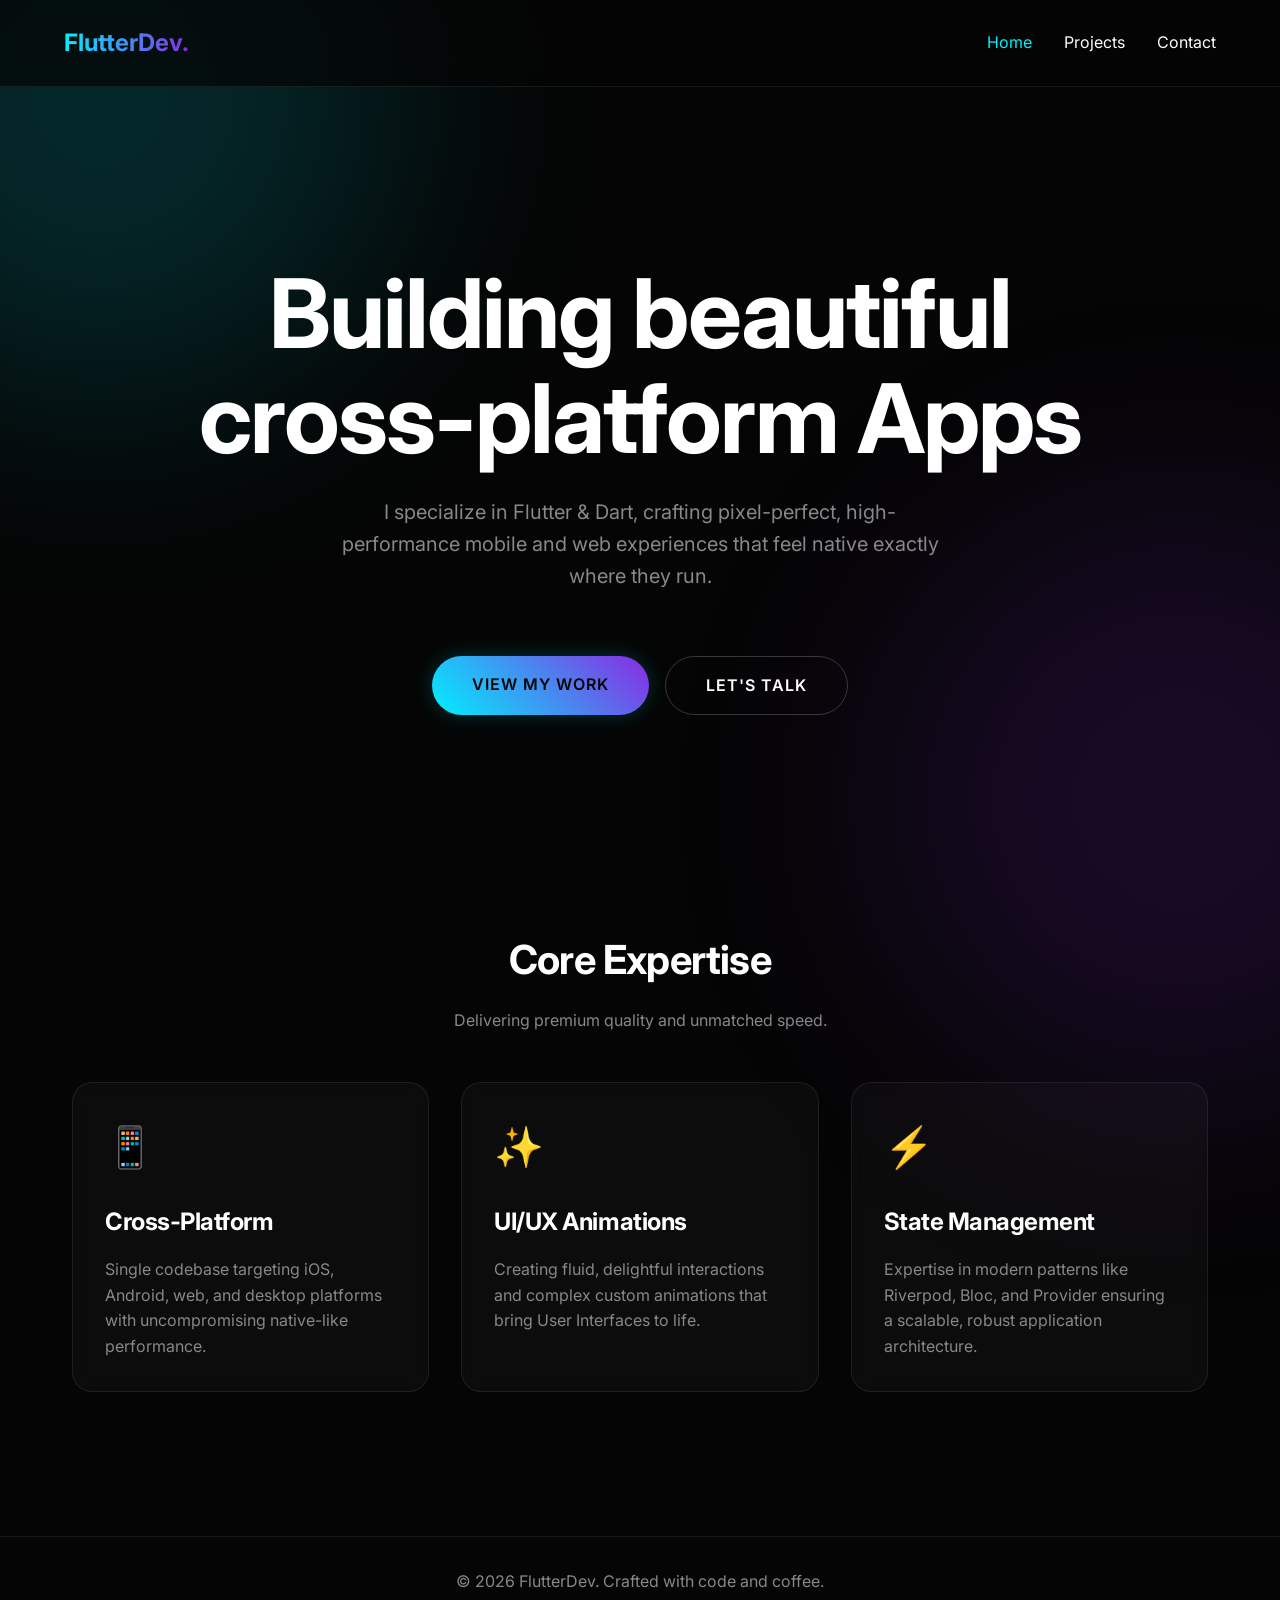
<file: index.html>
<!DOCTYPE html>
<html lang="en">
<head>
    <meta charset="UTF-8">
    <meta name="viewport" content="width=device-width, initial-scale=1.0">
    <meta name="description" content="Portfolio of a high-performance Flutter Developer creating beautiful cross-platform mobile and web applications.">
    <title>Flutter Dev | Portfolio</title>
    <link rel="stylesheet" href="style.css">
</head>
<body>
    <nav class="navbar">
        <div class="logo">FlutterDev.</div>
        <div class="menu-toggle">
            <span></span>
            <span></span>
            <span></span>
        </div>
        <ul class="nav-links">
            <li><a href="index.html" style="color: var(--primary-glow);">Home</a></li>
            <li><a href="projects.html">Projects</a></li>
            <li><a href="contact.html">Contact</a></li>
        </ul>
    </nav>

    <main class="container">
        <section class="hero reveal active">
            <h1>Building beautiful<br>cross-platform Apps</h1>
            <p>I specialize in Flutter & Dart, crafting pixel-perfect, high-performance mobile and web experiences that feel native exactly where they run.</p>
            <div style="display: flex; gap: 1rem; flex-wrap: wrap; justify-content: center; margin-top: 1rem;">
                <a href="projects.html" class="btn">View My Work</a>
                <a href="contact.html" class="btn btn-outline">Let's Talk</a>
            </div>
        </section>

        <section class="reveal" style="margin-top: 5rem;">
            <h2 style="text-align: center; font-size: 2.5rem; margin-bottom: 1rem;">Core Expertise</h2>
            <p style="text-align: center; color: var(--text-muted); margin-bottom: 3rem;">Delivering premium quality and unmatched speed.</p>
            
            <div class="card-grid">
                <div class="card">
                    <div class="card-icon">📱</div>
                    <h3>Cross-Platform</h3>
                    <p>Single codebase targeting iOS, Android, web, and desktop platforms with uncompromising native-like performance.</p>
                </div>
                <div class="card">
                    <div class="card-icon">✨</div>
                    <h3>UI/UX Animations</h3>
                    <p>Creating fluid, delightful interactions and complex custom animations that bring User Interfaces to life.</p>
                </div>
                <div class="card">
                    <div class="card-icon">⚡</div>
                    <h3>State Management</h3>
                    <p>Expertise in modern patterns like Riverpod, Bloc, and Provider ensuring a scalable, robust application architecture.</p>
                </div>
            </div>
        </section>
    </main>

    <footer>
        <p>&copy; 2026 FlutterDev. Crafted with code and coffee.</p>
    </footer>

    <script src="script.js"></script>
</body>
</html>
</file>
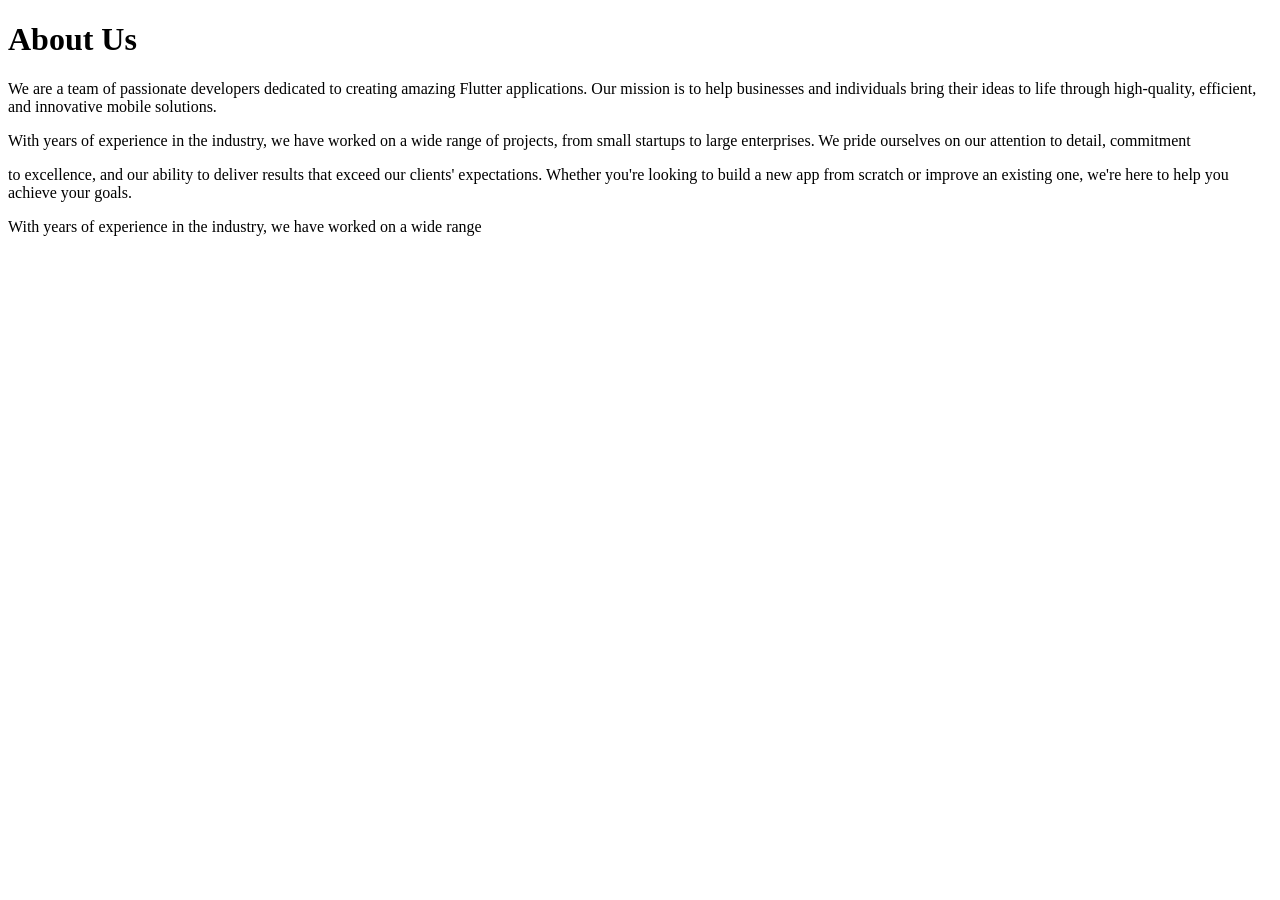
<file: about_us.html>
<!DOCTYPE html>
<html lang="en">
<head>
    <meta charset="UTF-8">
    <meta name="viewport" content="width=device-width, initial-scale=1.0">
    <title>About Us</title>
</head>
<body>
    <H1>About Us</H1>
    <p>We are a team of passionate developers dedicated to creating amazing Flutter applications. Our mission is to help businesses and individuals bring their ideas to life through high-quality, efficient, and innovative mobile solutions.</p>
    <p>With years of experience in the industry, we have worked on a wide range of projects, from small startups to large enterprises. We pride ourselves on our attention to detail, commitment</p>
    <p>to excellence, and our ability to deliver results that exceed our clients' expectations. Whether you're looking to build a new app from scratch or improve an existing one, we're here to help you achieve your goals.</p>
    <p>With years of experience in the industry, we have worked on a wide range
</body>
</html>
</file>
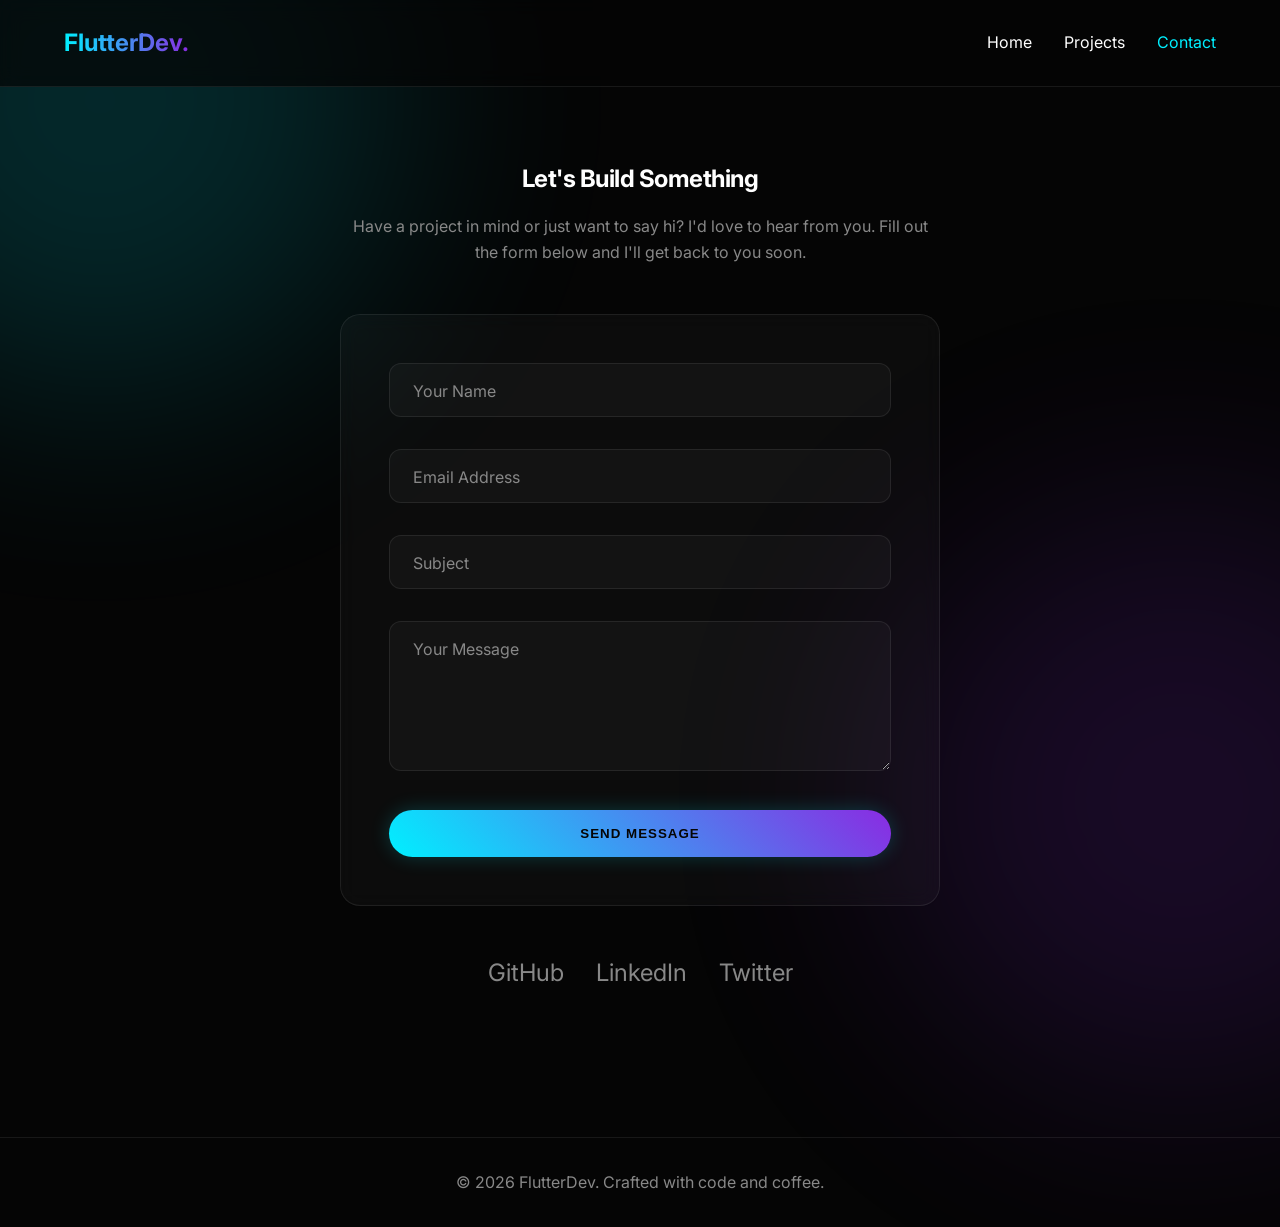
<file: contact.html>
<!DOCTYPE html>
<html lang="en">
<head>
    <meta charset="UTF-8">
    <meta name="viewport" content="width=device-width, initial-scale=1.0">
    <meta name="description" content="Contact form to get in touch for Flutter development gigs and projects.">
    <title>Contact | Flutter Dev</title>
    <link rel="stylesheet" href="style.css">
</head>
<body>
    <nav class="navbar">
        <div class="logo">FlutterDev.</div>
        <div class="menu-toggle">
            <span></span>
            <span></span>
            <span></span>
        </div>
        <ul class="nav-links">
            <li><a href="index.html">Home</a></li>
            <li><a href="projects.html">Projects</a></li>
            <li><a href="contact.html" style="color: var(--primary-glow);">Contact</a></li>
        </ul>
    </nav>

    <main class="container" style="padding-top: 10rem; min-height: 80vh;">
        <section class="reveal active">
            <h1 style="text-align: center; margin-bottom: 1rem;">Let's Build Something</h1>
            <p style="text-align: center; color: var(--text-muted); max-width: 600px; margin: 0 auto 3rem;">Have a project in mind or just want to say hi? I'd love to hear from you. Fill out the form below and I'll get back to you soon.</p>

            <div class="contact-wrapper">
                <div class="card" style="padding: 3rem;">
                    <form action="#" method="POST" onsubmit="event.preventDefault(); alert('Thanks for your message! This is a demo form.');">
                        <div class="form-group">
                            <input type="text" id="name" class="form-control" placeholder=" " required>
                            <label for="name" class="form-label">Your Name</label>
                        </div>
                        
                        <div class="form-group">
                            <input type="email" id="email" class="form-control" placeholder=" " required>
                            <label for="email" class="form-label">Email Address</label>
                        </div>
                        
                        <div class="form-group">
                            <input type="text" id="subject" class="form-control" placeholder=" " required>
                            <label for="subject" class="form-label">Subject</label>
                        </div>
                        
                        <div class="form-group">
                            <textarea id="message" class="form-control" placeholder=" " required></textarea>
                            <label for="message" class="form-label">Your Message</label>
                        </div>
                        
                        <button type="submit" class="btn" style="width: 100%;">Send Message</button>
                    </form>
                </div>
                
                <div style="display: flex; justify-content: center; gap: 2rem; margin-top: 3rem;">
                    <a href="#" style="color: var(--text-muted); font-size: 1.5rem; transition: var(--transition-smooth);" onmouseover="this.style.color='var(--primary-glow)'" onmouseout="this.style.color='var(--text-muted)'">GitHub</a>
                    <a href="#" style="color: var(--text-muted); font-size: 1.5rem; transition: var(--transition-smooth);" onmouseover="this.style.color='var(--primary-glow)'" onmouseout="this.style.color='var(--text-muted)'">LinkedIn</a>
                    <a href="#" style="color: var(--text-muted); font-size: 1.5rem; transition: var(--transition-smooth);" onmouseover="this.style.color='var(--primary-glow)'" onmouseout="this.style.color='var(--text-muted)'">Twitter</a>
                </div>
            </div>
        </section>
    </main>

    <footer>
        <p>&copy; 2026 FlutterDev. Crafted with code and coffee.</p>
    </footer>

    <script src="script.js"></script>
</body>
</html>
</file>
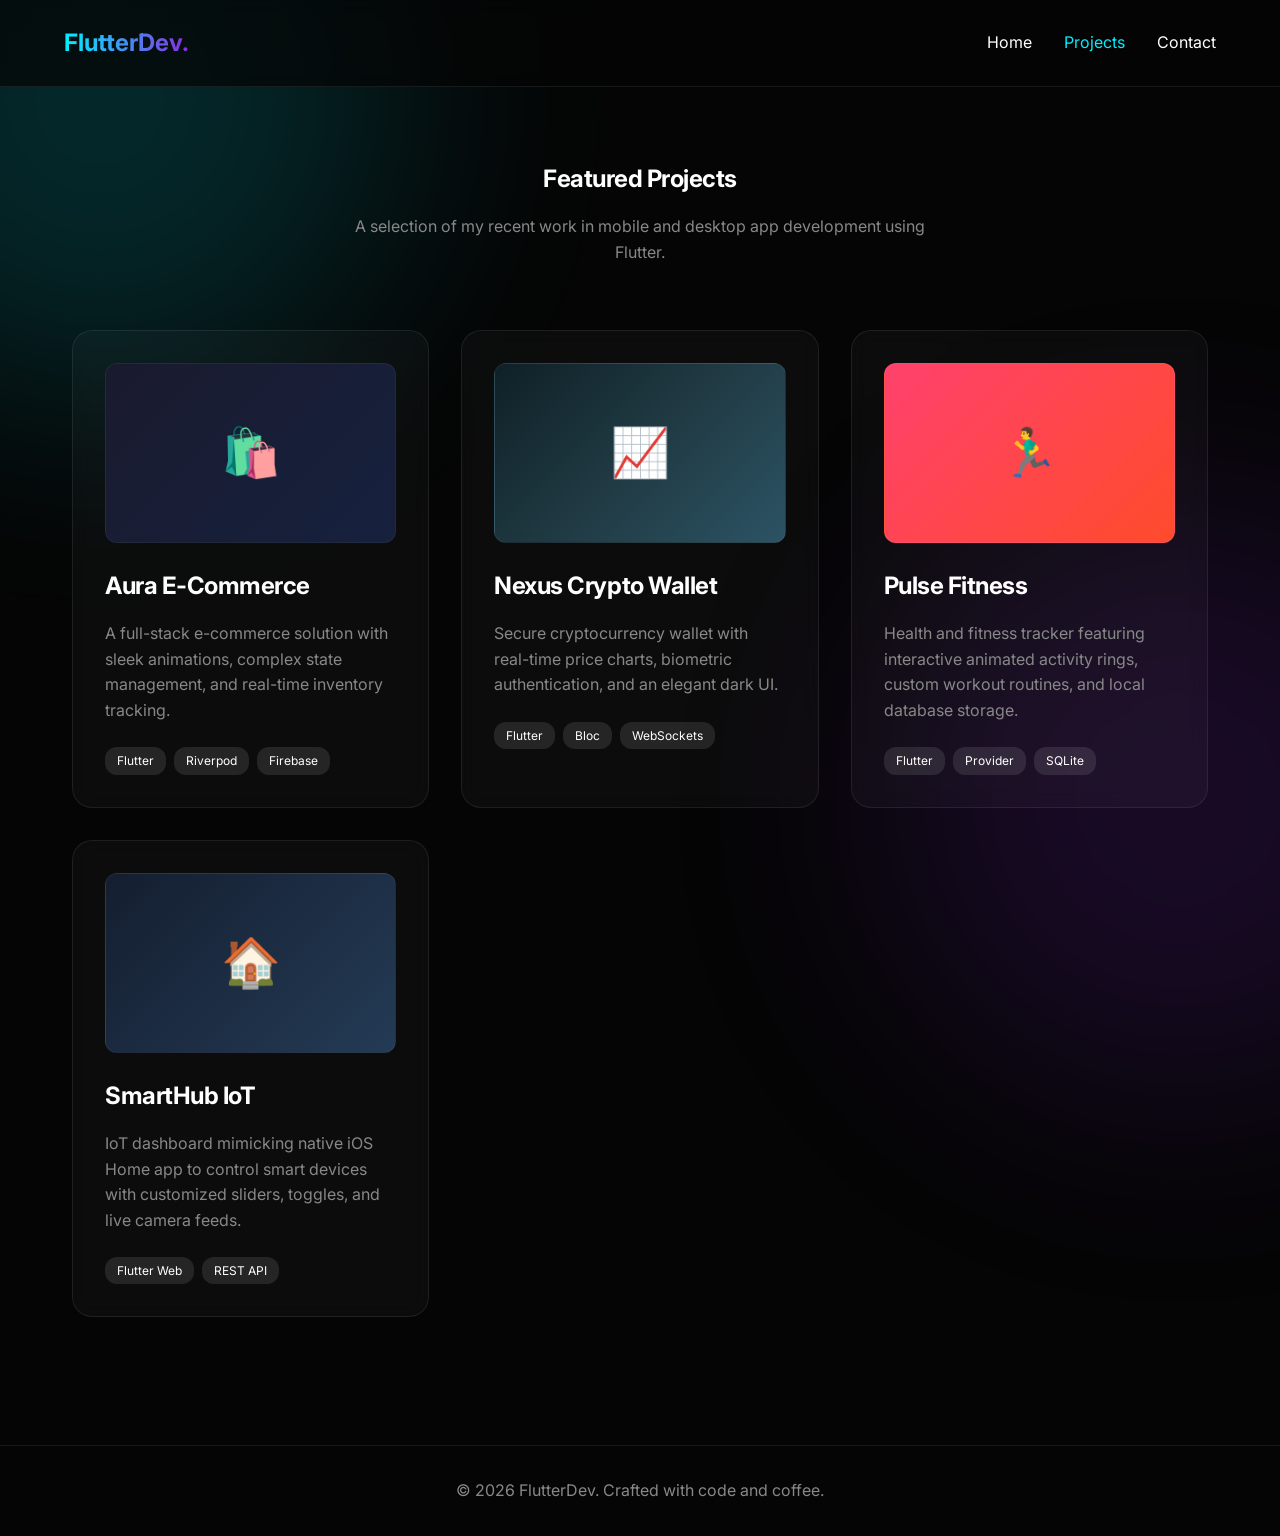
<file: projects.html>
<!DOCTYPE html>
<html lang="en">
<head>
    <meta charset="UTF-8">
    <meta name="viewport" content="width=device-width, initial-scale=1.0">
    <meta name="description" content="Featured Flutter projects showcasing cross-platform mobile and web application development skills.">
    <title>Projects | Flutter Dev</title>
    <link rel="stylesheet" href="style.css">
</head>
<body>
    <nav class="navbar">
        <div class="logo">FlutterDev.</div>
        <div class="menu-toggle">
            <span></span>
            <span></span>
            <span></span>
        </div>
        <ul class="nav-links">
            <li><a href="index.html">Home</a></li>
            <li><a href="projects.html" style="color: var(--primary-glow);">Projects</a></li>
            <li><a href="contact.html">Contact</a></li>
        </ul>
    </nav>

    <main class="container" style="padding-top: 10rem;">
        <section class="reveal active">
            <h1 style="text-align: center; margin-bottom: 1rem;">Featured Projects</h1>
            <p style="text-align: center; color: var(--text-muted); max-width: 600px; margin: 0 auto 4rem;">A selection of my recent work in mobile and desktop app development using Flutter.</p>

            <div class="card-grid">
                <!-- Project 1 -->
                <div class="card">
                    <div style="height: 180px; background: linear-gradient(135deg, #1A1A2E, #16213E); border-radius: 12px; margin-bottom: 1.5rem; display: flex; justify-content: center; align-items: center; border: 1px solid rgba(255,255,255,0.05);">
                        <span style="font-size: 3rem;">🛍️</span>
                    </div>
                    <h3>Aura E-Commerce</h3>
                    <p>A full-stack e-commerce solution with sleek animations, complex state management, and real-time inventory tracking.</p>
                    <div class="tags">
                        <span class="tag">Flutter</span>
                        <span class="tag">Riverpod</span>
                        <span class="tag">Firebase</span>
                    </div>
                </div>

                <!-- Project 2 -->
                <div class="card">
                    <div style="height: 180px; background: linear-gradient(135deg, #0F2027, #203A43, #2C5364); border-radius: 12px; margin-bottom: 1.5rem; display: flex; justify-content: center; align-items: center; border: 1px solid rgba(255,255,255,0.05);">
                        <span style="font-size: 3rem;">📈</span>
                    </div>
                    <h3>Nexus Crypto Wallet</h3>
                    <p>Secure cryptocurrency wallet with real-time price charts, biometric authentication, and an elegant dark UI.</p>
                    <div class="tags">
                        <span class="tag">Flutter</span>
                        <span class="tag">Bloc</span>
                        <span class="tag">WebSockets</span>
                    </div>
                </div>

                <!-- Project 3 -->
                <div class="card">
                    <div style="height: 180px; background: linear-gradient(135deg, #FF416C, #FF4B2B); border-radius: 12px; margin-bottom: 1.5rem; display: flex; justify-content: center; align-items: center; border: 1px solid rgba(255,255,255,0.05);">
                        <span style="font-size: 3rem;">🏃‍♂️</span>
                    </div>
                    <h3>Pulse Fitness</h3>
                    <p>Health and fitness tracker featuring interactive animated activity rings, custom workout routines, and local database storage.</p>
                    <div class="tags">
                        <span class="tag">Flutter</span>
                        <span class="tag">Provider</span>
                        <span class="tag">SQLite</span>
                    </div>
                </div>

                <!-- Project 4 -->
                <div class="card">
                    <div style="height: 180px; background: linear-gradient(135deg, #141E30, #243B55); border-radius: 12px; margin-bottom: 1.5rem; display: flex; justify-content: center; align-items: center; border: 1px solid rgba(255,255,255,0.05);">
                        <span style="font-size: 3rem;">🏠</span>
                    </div>
                    <h3>SmartHub IoT</h3>
                    <p>IoT dashboard mimicking native iOS Home app to control smart devices with customized sliders, toggles, and live camera feeds.</p>
                    <div class="tags">
                        <span class="tag">Flutter Web</span>
                        <span class="tag">REST API</span>
                    </div>
                </div>
            </div>
        </section>
    </main>

    <footer style="margin-top: 4rem;">
        <p>&copy; 2026 FlutterDev. Crafted with code and coffee.</p>
    </footer>

    <script src="script.js"></script>
</body>
</html>
</file>
<file: style.css>
@import url('https://fonts.googleapis.com/css2?family=Inter:wght@300;400;600;700&display=swap');

:root {
  --bg-color: #050505;
  --surface-color: rgba(255, 255, 255, 0.03);
  --surface-border: rgba(255, 255, 255, 0.08);
  --primary-glow: #00F0FF;
  --secondary-glow: #8A2BE2;
  --text-main: #FFFFFF;
  --text-muted: #888888;
  --font-base: 'Inter', sans-serif;
  --transition-smooth: all 0.3s cubic-bezier(0.25, 0.8, 0.25, 1);
}

* {
  margin: 0;
  padding: 0;
  box-sizing: border-box;
}

body {
  font-family: var(--font-base);
  background-color: var(--bg-color);
  color: var(--text-main);
  line-height: 1.6;
  overflow-x: hidden;
}

/* Background Gradients */
body::before, body::after {
  content: '';
  position: fixed;
  width: 600px;
  height: 600px;
  border-radius: 50%;
  filter: blur(120px);
  z-index: -1;
  opacity: 0.15;
  animation: float 20s infinite alternate ease-in-out;
}

body::before {
  top: -200px;
  left: -200px;
  background: var(--primary-glow);
}

body::after {
  bottom: -200px;
  right: -200px;
  background: var(--secondary-glow);
  animation-delay: -10s;
}

@keyframes float {
  0% { transform: translate(0, 0) scale(1); }
  100% { transform: translate(100px, 50px) scale(1.2); }
}

/* Typography */
h1, h2, h3, h4 {
  font-weight: 700;
  letter-spacing: -0.02em;
}

a {
  color: var(--text-main);
  text-decoration: none;
  transition: var(--transition-smooth);
}

/* Navbar */
.navbar {
  position: fixed;
  top: 0;
  width: 100%;
  padding: 1.5rem 5%;
  display: flex;
  justify-content: space-between;
  align-items: center;
  z-index: 1000;
  background: rgba(5, 5, 5, 0.7);
  backdrop-filter: blur(10px);
  border-bottom: 1px solid var(--surface-border);
}

.logo {
  font-size: 1.5rem;
  font-weight: 700;
  background: linear-gradient(90deg, var(--primary-glow), var(--secondary-glow));
  -webkit-background-clip: text;
  -webkit-text-fill-color: transparent;
}

.nav-links {
  display: flex;
  gap: 2rem;
  list-style: none;
}

.nav-links a:hover {
  color: var(--primary-glow);
}

/* Main Layout */
.container {
  max-width: 1200px;
  margin: 0 auto;
  padding: 8rem 2rem 4rem;
}

/* Hero Section */
.hero {
  min-height: 80vh;
  display: flex;
  flex-direction: column;
  justify-content: center;
  align-items: center;
  text-align: center;
}

.hero h1 {
  font-size: clamp(3rem, 8vw, 6rem);
  line-height: 1.1;
  margin-bottom: 1.5rem;
}

.hero p {
  font-size: 1.25rem;
  color: var(--text-muted);
  max-width: 600px;
  margin-bottom: 3rem;
}

/* Buttons */
.btn {
  display: inline-block;
  padding: 1rem 2.5rem;
  border-radius: 50px;
  font-weight: 600;
  text-transform: uppercase;
  letter-spacing: 1px;
  cursor: pointer;
  border: none;
  background: linear-gradient(45deg, var(--primary-glow), var(--secondary-glow));
  color: var(--bg-color);
  transition: var(--transition-smooth);
  box-shadow: 0 0 20px rgba(0, 240, 255, 0.2);
}

.btn:hover {
  transform: translateY(-3px);
  box-shadow: 0 10px 30px rgba(138, 43, 226, 0.4);
}

.btn-outline {
  background: transparent;
  color: var(--text-main);
  border: 1px solid rgba(255, 255, 255, 0.2);
  box-shadow: none;
}

.btn-outline:hover {
  background: rgba(255, 255, 255, 0.05);
  border-color: var(--primary-glow);
  color: var(--primary-glow);
}

/* Cards (Glassmorphism) */
.card-grid {
  display: grid;
  grid-template-columns: repeat(auto-fit, minmax(300px, 1fr));
  gap: 2rem;
  margin-top: 3rem;
}

.card {
  background: var(--surface-color);
  border: 1px solid var(--surface-border);
  border-radius: 20px;
  padding: 2rem;
  backdrop-filter: blur(10px);
  transition: var(--transition-smooth);
}

.card:hover {
  transform: translateY(-10px);
  border-color: rgba(255, 255, 255, 0.2);
  box-shadow: 0 20px 40px rgba(0, 0, 0, 0.5);
}

.card-icon {
  font-size: 2.5rem;
  margin-bottom: 1.5rem;
  color: var(--primary-glow);
}

.card h3 {
  font-size: 1.5rem;
  margin-bottom: 1rem;
}

.card p {
  color: var(--text-muted);
}

.tags {
  display: flex;
  gap: 0.5rem;
  margin-top: 1.5rem;
  flex-wrap: wrap;
}

.tag {
  font-size: 0.75rem;
  padding: 0.25rem 0.75rem;
  border-radius: 12px;
  background: rgba(255, 255, 255, 0.1);
  color: var(--text-main);
}

/* Contact Form */
.contact-wrapper {
  max-width: 600px;
  margin: 0 auto;
}

.form-group {
  position: relative;
  margin-bottom: 2rem;
}

.form-control {
  width: 100%;
  padding: 1rem 1.5rem;
  background: var(--surface-color);
  border: 1px solid var(--surface-border);
  border-radius: 12px;
  color: var(--text-main);
  font-family: var(--font-base);
  font-size: 1rem;
  transition: var(--transition-smooth);
  outline: none;
}

.form-control:focus {
  border-color: var(--primary-glow);
  box-shadow: 0 0 15px rgba(0, 240, 255, 0.1);
}

textarea.form-control {
  min-height: 150px;
  resize: vertical;
}

.form-label {
  position: absolute;
  top: 1rem;
  left: 1.5rem;
  color: var(--text-muted);
  pointer-events: none;
  transition: var(--transition-smooth);
}

.form-control:focus ~ .form-label,
.form-control:not(:placeholder-shown) ~ .form-label {
  top: -0.5rem;
  left: 1rem;
  background: var(--bg-color);
  padding: 0 0.5rem;
  font-size: 0.8rem;
  color: var(--primary-glow);
}

/* Mobile Menu Toggle */
.menu-toggle {
  display: none;
  flex-direction: column;
  gap: 6px;
  cursor: pointer;
}

.menu-toggle span {
  width: 30px;
  height: 2px;
  background: white;
  transition: var(--transition-smooth);
}

/* Footer */
footer {
  text-align: center;
  padding: 2rem;
  border-top: 1px solid var(--surface-border);
  color: var(--text-muted);
  margin-top: 5rem;
}

/* Animations */
.reveal {
  opacity: 0;
  transform: translateY(30px);
  transition: all 0.8s cubic-bezier(0.5, 0, 0, 1);
}

.reveal.active {
  opacity: 1;
  transform: translateY(0);
}

/* Responsive */
@media (max-width: 768px) {
  .nav-links {
    position: fixed;
    top: 70px;
    left: -100%;
    width: 100%;
    height: calc(100vh - 70px);
    background: var(--bg-color);
    flex-direction: column;
    align-items: center;
    justify-content: center;
    transition: var(--transition-smooth);
  }
  
  .nav-links.active {
    left: 0;
  }
  
  .menu-toggle {
    display: flex;
  }
  
  .menu-toggle.active span:nth-child(1) {
    transform: translateY(8px) rotate(45deg);
  }
  .menu-toggle.active span:nth-child(2) {
    opacity: 0;
  }
  .menu-toggle.active span:nth-child(3) {
    transform: translateY(-8px) rotate(-45deg);
  }
}
</file>
